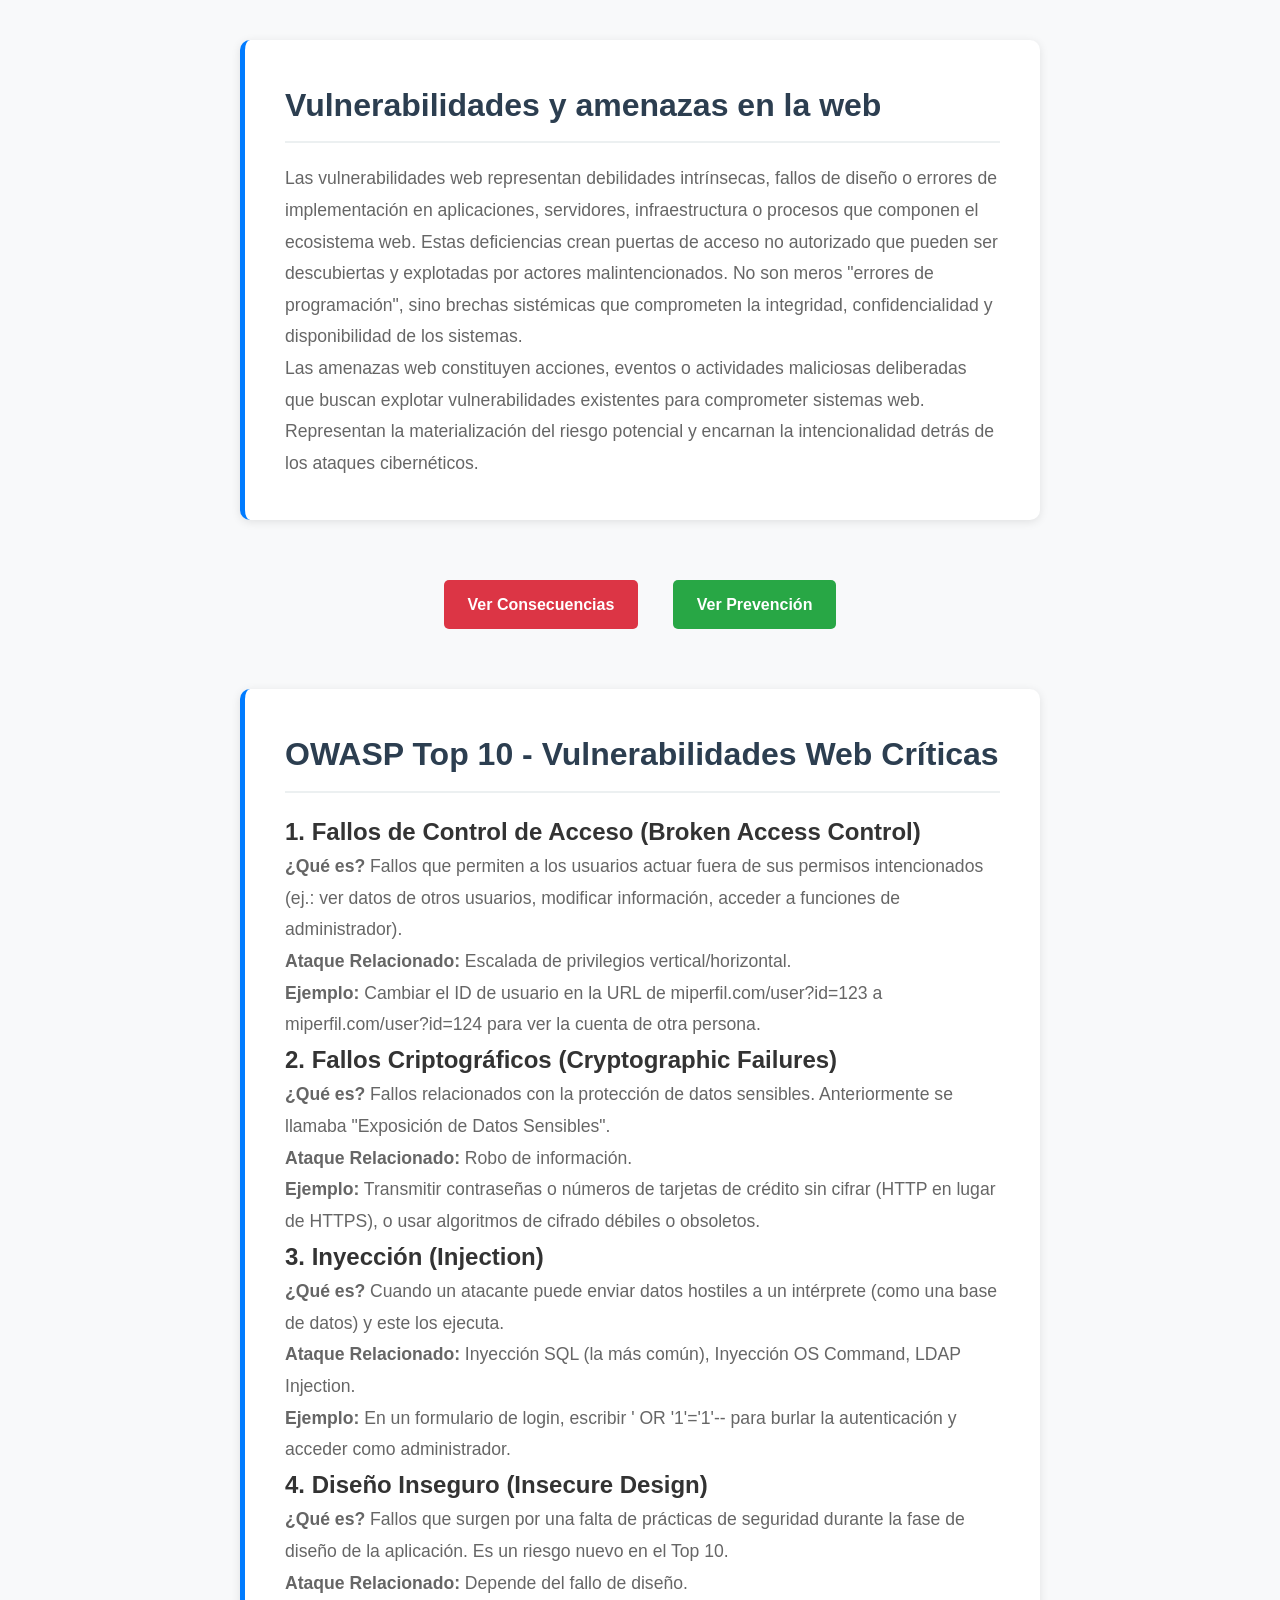
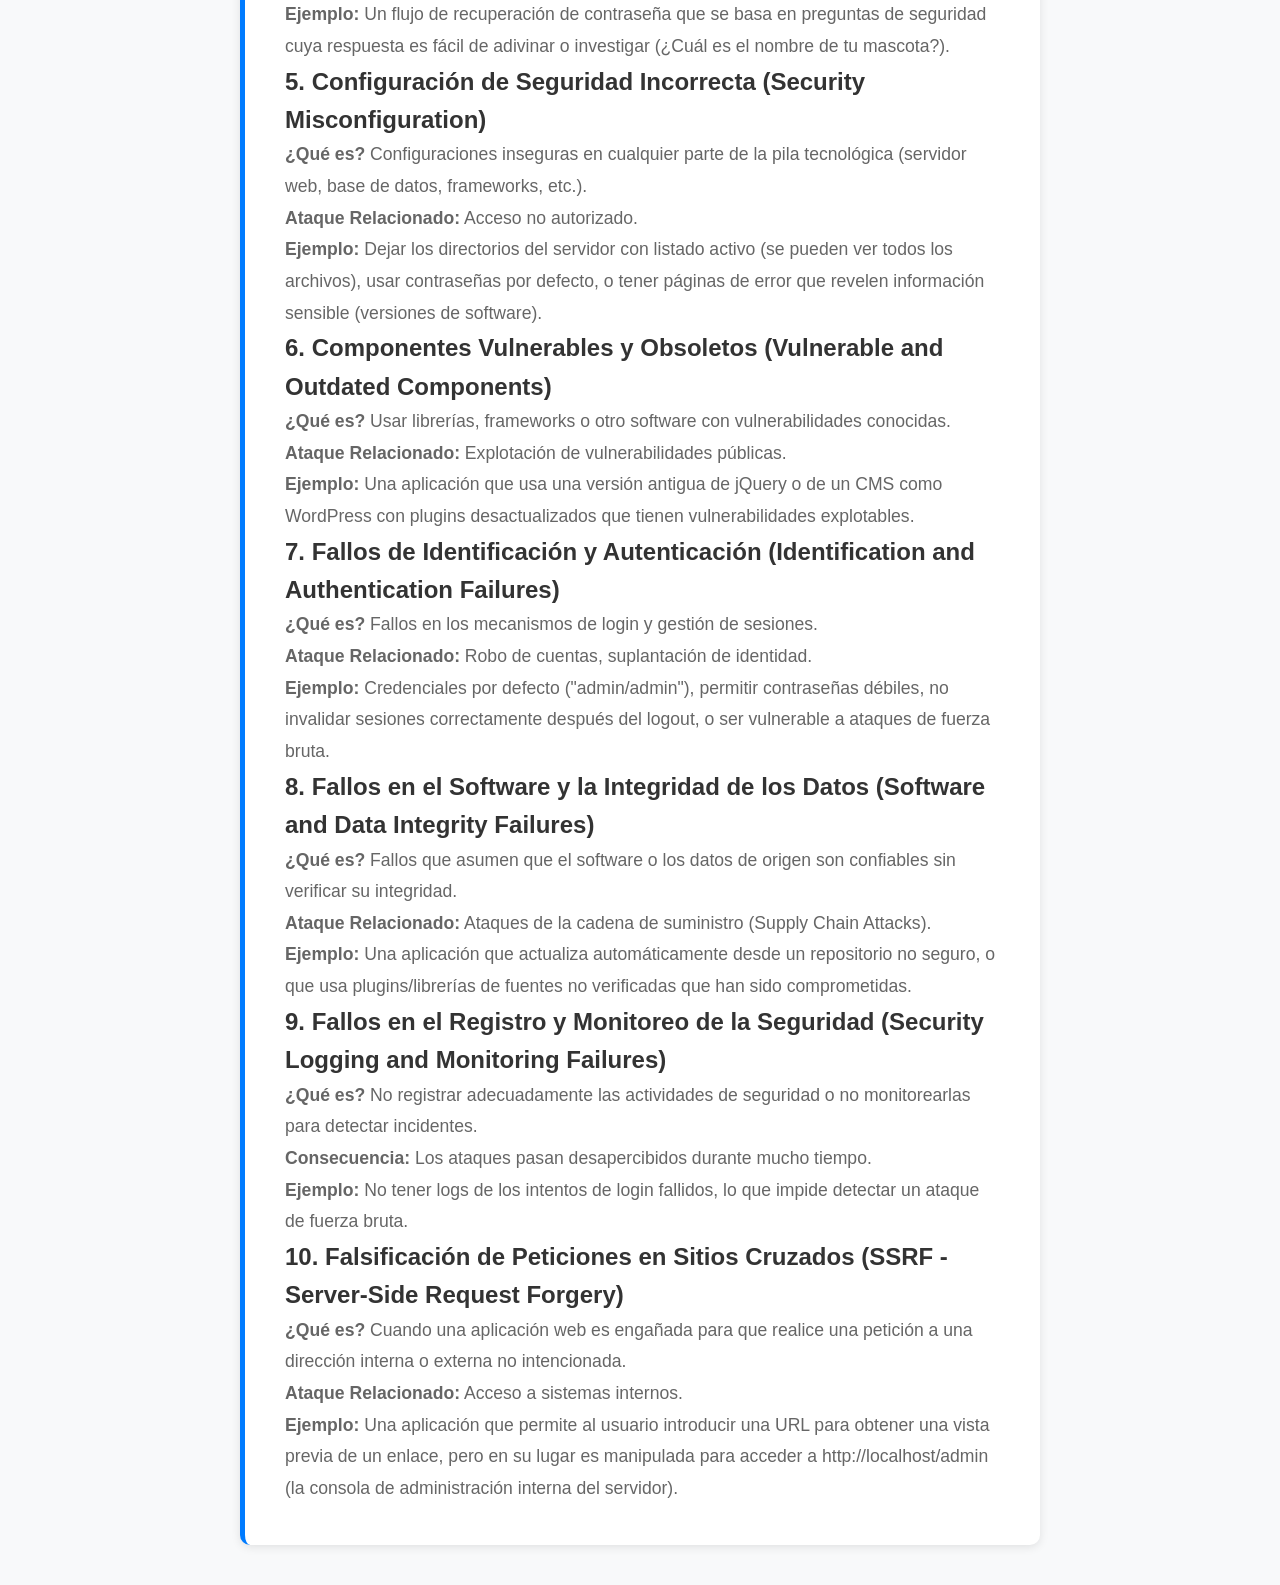
<file: Index.html>
<!DOCTYPE html>
<html lang="en">
<head>
    <meta charset="UTF-8">
    <meta name="viewport" content="width=device-width, initial-scale=1.0">
    <title>Seguridad informatica</title>
    <link rel="stylesheet" href="style.css">
    <style>
        .navigation-buttons {
            text-align: center;
            margin: 30px 0;
            padding: 20px;
        }
        
        .nav-btn {
            display: inline-block;
            padding: 12px 24px;
            margin: 0 15px;
            background-color: #007bff;
            color: white;
            text-decoration: none;
            border-radius: 5px;
            font-size: 16px;
            font-weight: bold;
            transition: background-color 0.3s ease;
        }
        
        .nav-btn:hover {
            background-color: #0056b3;
            transform: translateY(-2px);
        }
        
        .nav-btn.consecuencias {
            background-color: #dc3545;
        }
        
        .nav-btn.consecuencias:hover {
            background-color: #c82333;
        }
        
        .nav-btn.prevencion {
            background-color: #28a745;
        }
        
        .nav-btn.prevencion:hover {
            background-color: #218838;
        }
    </style>
</head>
<body>
    <section>
        <h1>Vulnerabilidades y amenazas en la web</h1>
        <p>Las vulnerabilidades web representan debilidades intrínsecas, fallos de diseño o errores de implementación en aplicaciones, servidores, infraestructura o procesos que componen el ecosistema web.
            Estas deficiencias crean puertas de acceso no autorizado que pueden ser descubiertas y explotadas por actores malintencionados. No son meros "errores de programación", sino brechas sistémicas que comprometen la integridad, 
            confidencialidad y disponibilidad de los sistemas.</p>
        <p>Las amenazas web constituyen acciones, eventos o actividades maliciosas deliberadas que buscan explotar vulnerabilidades existentes para comprometer sistemas web.
            Representan la materialización del riesgo potencial y encarnan la intencionalidad detrás de los ataques cibernéticos.</p>    
    </section>

    <!-- Botones de navegación -->
    <div class="navigation-buttons">
        <a href="consecuencias.html" class="nav-btn consecuencias">Ver Consecuencias</a>
        <a href="Prevencion.html" class="nav-btn prevencion">Ver Prevención</a>
    </div>

    <section class="owasp-top10">
        <h1>OWASP Top 10 - Vulnerabilidades Web Críticas</h1>
        
        <div class="vulnerability">
            <h2>1. Fallos de Control de Acceso (Broken Access Control)</h2>
            <p><strong>¿Qué es?</strong> Fallos que permiten a los usuarios actuar fuera de sus permisos intencionados (ej.: ver datos de otros usuarios, modificar información, acceder a funciones de administrador).</p>
            <p><strong>Ataque Relacionado:</strong> Escalada de privilegios vertical/horizontal.</p>
            <p><strong>Ejemplo:</strong> Cambiar el ID de usuario en la URL de miperfil.com/user?id=123 a miperfil.com/user?id=124 para ver la cuenta de otra persona.</p>
        </div>

        <div class="vulnerability">
            <h2>2. Fallos Criptográficos (Cryptographic Failures)</h2>
            <p><strong>¿Qué es?</strong> Fallos relacionados con la protección de datos sensibles. Anteriormente se llamaba "Exposición de Datos Sensibles".</p>
            <p><strong>Ataque Relacionado:</strong> Robo de información.</p>
            <p><strong>Ejemplo:</strong> Transmitir contraseñas o números de tarjetas de crédito sin cifrar (HTTP en lugar de HTTPS), o usar algoritmos de cifrado débiles o obsoletos.</p>
        </div>

        <div class="vulnerability">
            <h2>3. Inyección (Injection)</h2>
            <p><strong>¿Qué es?</strong> Cuando un atacante puede enviar datos hostiles a un intérprete (como una base de datos) y este los ejecuta.</p>
            <p><strong>Ataque Relacionado:</strong> Inyección SQL (la más común), Inyección OS Command, LDAP Injection.</p>
            <p><strong>Ejemplo:</strong> En un formulario de login, escribir ' OR '1'='1'-- para burlar la autenticación y acceder como administrador.</p>
        </div>

        <div class="vulnerability">
            <h2>4. Diseño Inseguro (Insecure Design)</h2>
            <p><strong>¿Qué es?</strong> Fallos que surgen por una falta de prácticas de seguridad durante la fase de diseño de la aplicación. Es un riesgo nuevo en el Top 10.</p>
            <p><strong>Ataque Relacionado:</strong> Depende del fallo de diseño.</p>
            <p><strong>Ejemplo:</strong> Un flujo de recuperación de contraseña que se basa en preguntas de seguridad cuya respuesta es fácil de adivinar o investigar (¿Cuál es el nombre de tu mascota?).</p>
        </div>

        <div class="vulnerability">
            <h2>5. Configuración de Seguridad Incorrecta (Security Misconfiguration)</h2>
            <p><strong>¿Qué es?</strong> Configuraciones inseguras en cualquier parte de la pila tecnológica (servidor web, base de datos, frameworks, etc.).</p>
            <p><strong>Ataque Relacionado:</strong> Acceso no autorizado.</p>
            <p><strong>Ejemplo:</strong> Dejar los directorios del servidor con listado activo (se pueden ver todos los archivos), usar contraseñas por defecto, o tener páginas de error que revelen información sensible (versiones de software).</p>
        </div>

        <div class="vulnerability">
            <h2>6. Componentes Vulnerables y Obsoletos (Vulnerable and Outdated Components)</h2>
            <p><strong>¿Qué es?</strong> Usar librerías, frameworks o otro software con vulnerabilidades conocidas.</p>
            <p><strong>Ataque Relacionado:</strong> Explotación de vulnerabilidades públicas.</p>
            <p><strong>Ejemplo:</strong> Una aplicación que usa una versión antigua de jQuery o de un CMS como WordPress con plugins desactualizados que tienen vulnerabilidades explotables.</p>
        </div>

        <div class="vulnerability">
            <h2>7. Fallos de Identificación y Autenticación (Identification and Authentication Failures)</h2>
            <p><strong>¿Qué es?</strong> Fallos en los mecanismos de login y gestión de sesiones.</p>
            <p><strong>Ataque Relacionado:</strong> Robo de cuentas, suplantación de identidad.</p>
            <p><strong>Ejemplo:</strong> Credenciales por defecto ("admin/admin"), permitir contraseñas débiles, no invalidar sesiones correctamente después del logout, o ser vulnerable a ataques de fuerza bruta.</p>
        </div>

        <div class="vulnerability">
            <h2>8. Fallos en el Software y la Integridad de los Datos (Software and Data Integrity Failures)</h2>
            <p><strong>¿Qué es?</strong> Fallos que asumen que el software o los datos de origen son confiables sin verificar su integridad.</p>
            <p><strong>Ataque Relacionado:</strong> Ataques de la cadena de suministro (Supply Chain Attacks).</p>
            <p><strong>Ejemplo:</strong> Una aplicación que actualiza automáticamente desde un repositorio no seguro, o que usa plugins/librerías de fuentes no verificadas que han sido comprometidas.</p>
        </div>

        <div class="vulnerability">
            <h2>9. Fallos en el Registro y Monitoreo de la Seguridad (Security Logging and Monitoring Failures)</h2>
            <p><strong>¿Qué es?</strong> No registrar adecuadamente las actividades de seguridad o no monitorearlas para detectar incidentes.</p>
            <p><strong>Consecuencia:</strong> Los ataques pasan desapercibidos durante mucho tiempo.</p>
            <p><strong>Ejemplo:</strong> No tener logs de los intentos de login fallidos, lo que impide detectar un ataque de fuerza bruta.</p>
        </div>

        <div class="vulnerability">
            <h2>10. Falsificación de Peticiones en Sitios Cruzados (SSRF - Server-Side Request Forgery)</h2>
            <p><strong>¿Qué es?</strong> Cuando una aplicación web es engañada para que realice una petición a una dirección interna o externa no intencionada.</p>
            <p><strong>Ataque Relacionado:</strong> Acceso a sistemas internos.</p>
            <p><strong>Ejemplo:</strong> Una aplicación que permite al usuario introducir una URL para obtener una vista previa de un enlace, pero en su lugar es manipulada para acceder a http://localhost/admin (la consola de administración interna del servidor).</p>
        </div>
    </section>
    
</body>
</html>
</file>
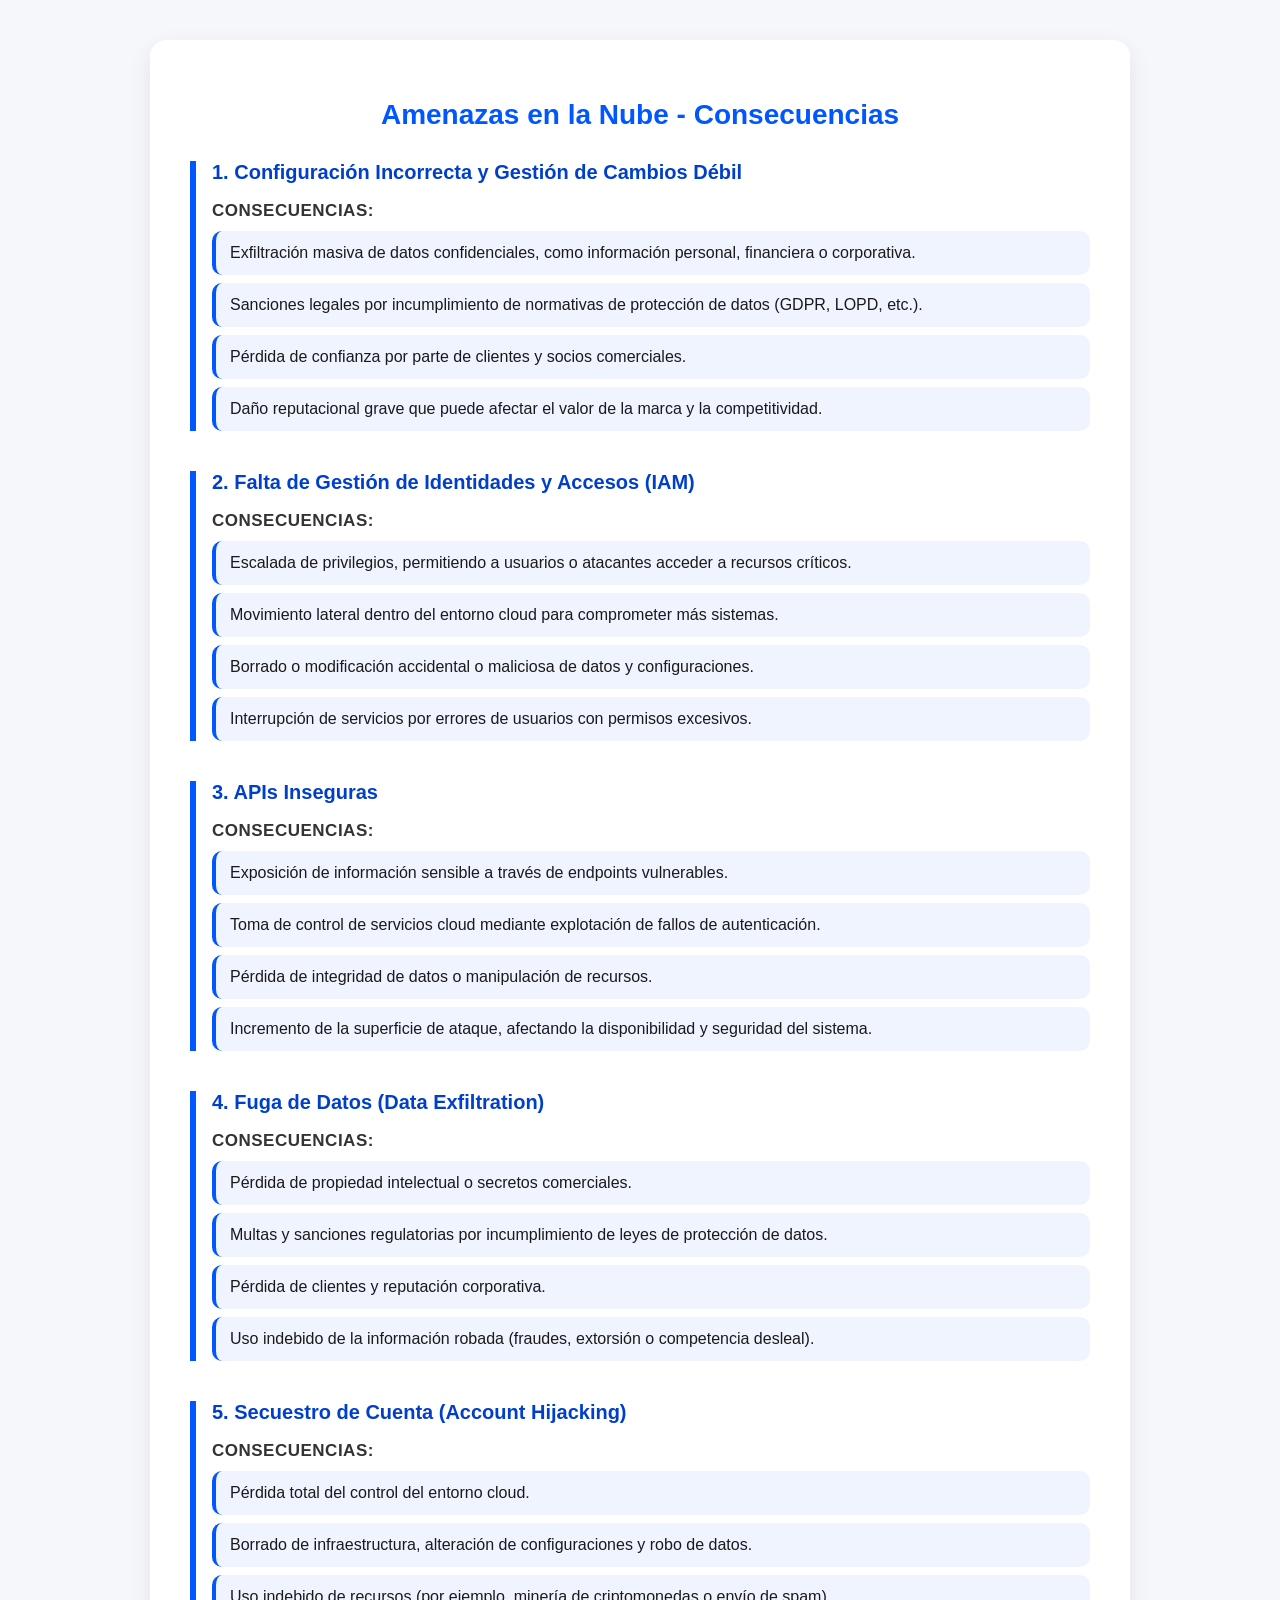
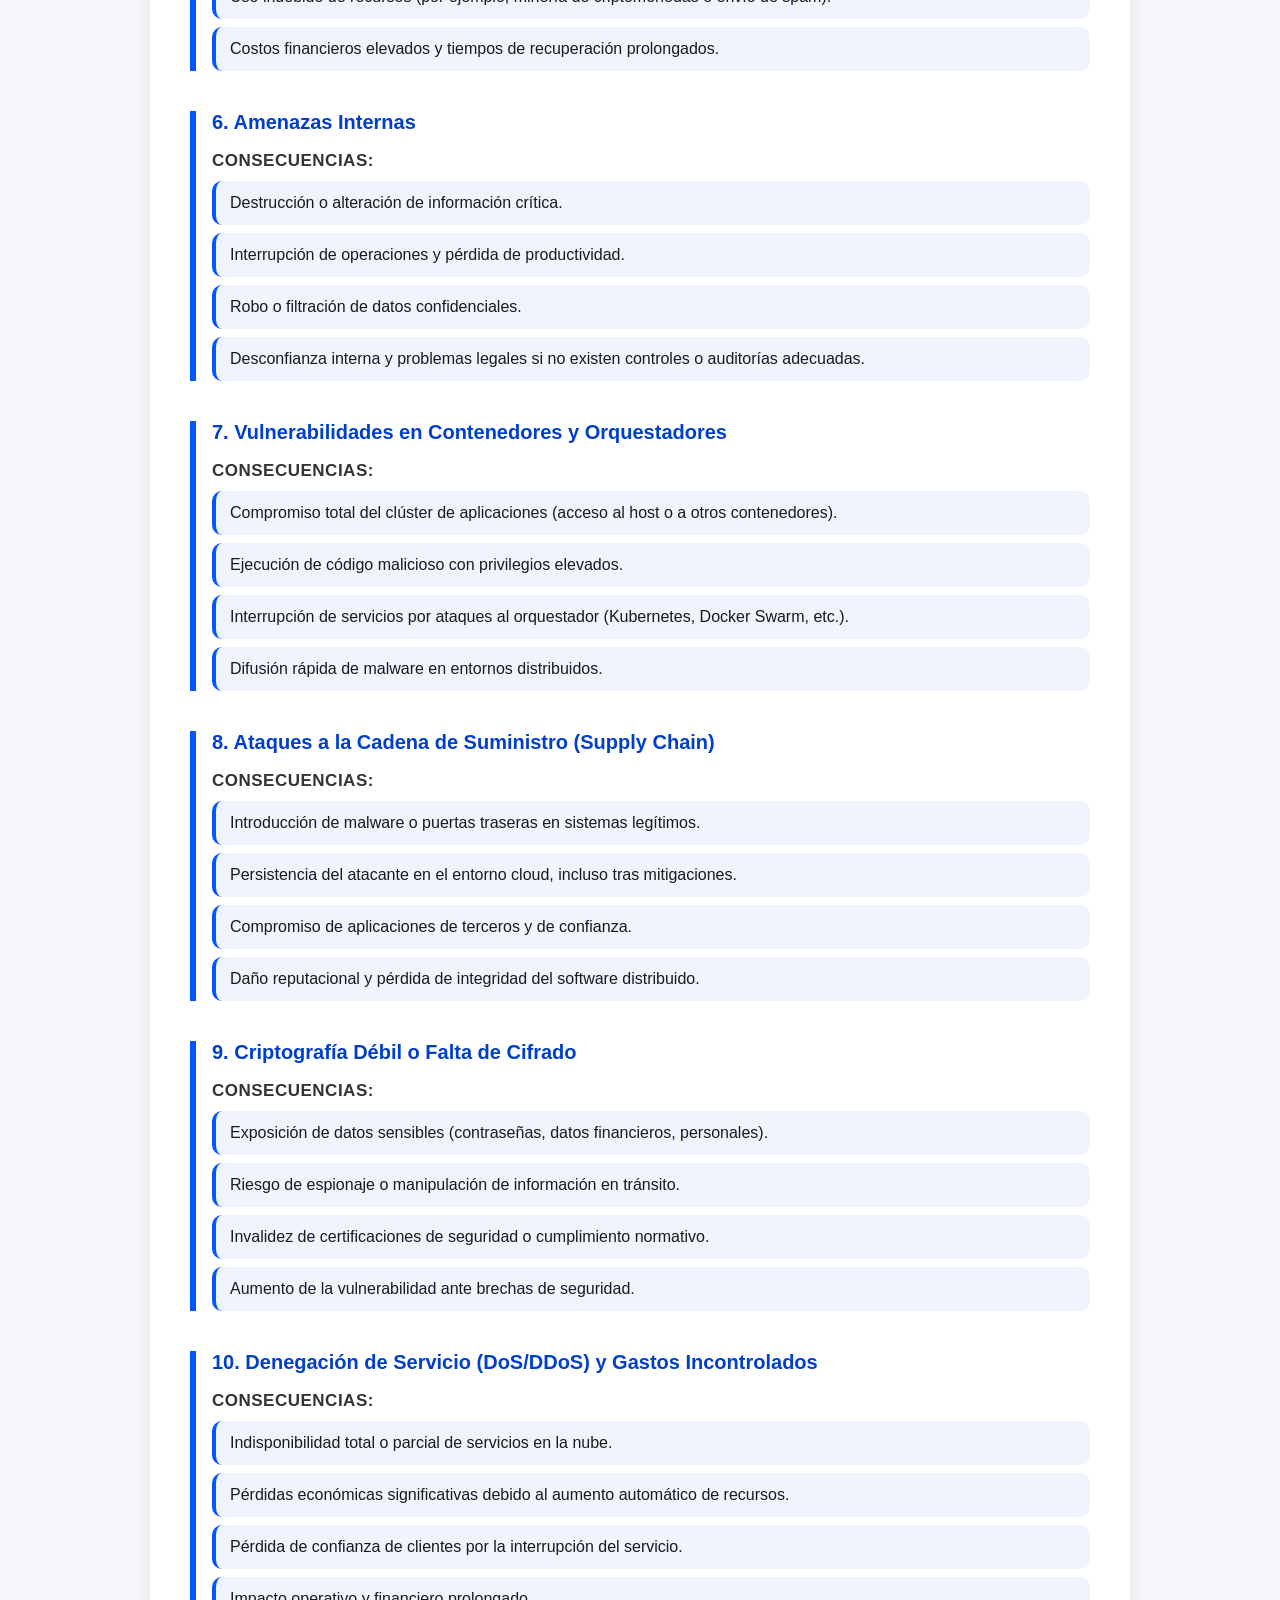
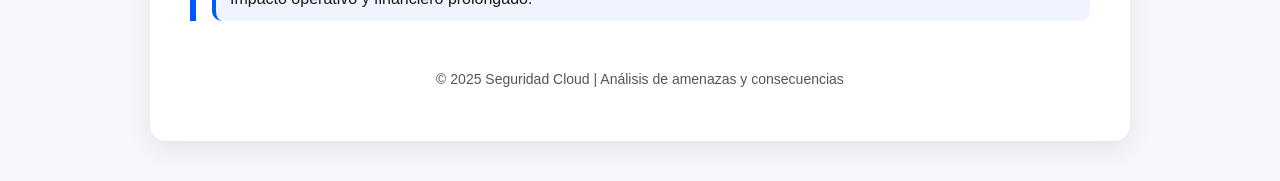
<file: consecuencias.html>
<!DOCTYPE html>
<html lang="es">
<head>
  <meta charset="UTF-8">
  <meta name="viewport" content="width=device-width, initial-scale=1.0">
  <title>Amenazas en la Nube - Consecuencias</title>
  <style>
    body {
      font-family: "Poppins", Arial, sans-serif;
      background: #f5f7fb;
      margin: 0;
      padding: 40px 20px;
      color: #1a1a1a;
    }

    .container {
      max-width: 900px;
      margin: 0 auto;
      background: #fff;
      border-radius: 16px;
      box-shadow: 0 8px 24px rgba(0,0,0,0.08);
      padding: 40px;
    }

    h1 {
      text-align: center;
      color: #0056ff;
      margin-bottom: 30px;
      font-size: 28px;
    }

    .threat {
      margin-bottom: 40px;
      border-left: 6px solid #0056ff;
      padding-left: 16px;
      transition: all 0.3s ease;
    }

    .threat:hover {
      transform: translateY(-3px);
      box-shadow: 0 6px 16px rgba(0,86,255,0.15);
      border-left-color: #003fcc;
    }

    .threat h2 {
      color: #003fcc;
      font-size: 20px;
      margin-bottom: 12px;
    }

    .threat h3 {
      font-size: 17px;
      color: #333;
      margin-bottom: 10px;
      text-transform: uppercase;
      letter-spacing: 0.5px;
    }

    ul {
      list-style: none;
      padding-left: 0;
      margin: 0;
    }

    ul li {
      background: #f0f4ff;
      border-radius: 10px;
      padding: 10px 14px;
      margin-bottom: 8px;
      line-height: 1.5;
      border-left: 4px solid #0056ff;
    }

    footer {
      text-align: center;
      margin-top: 50px;
      font-size: 14px;
      color: #555;
    }
  </style>
</head>
<body>
  <div class="container">
    <h1>Amenazas en la Nube - Consecuencias</h1>

    <div class="threat">
      <h2>1. Configuración Incorrecta y Gestión de Cambios Débil</h2>
      <h3>Consecuencias:</h3>
      <ul>
        <li>Exfiltración masiva de datos confidenciales, como información personal, financiera o corporativa.</li>
        <li>Sanciones legales por incumplimiento de normativas de protección de datos (GDPR, LOPD, etc.).</li>
        <li>Pérdida de confianza por parte de clientes y socios comerciales.</li>
        <li>Daño reputacional grave que puede afectar el valor de la marca y la competitividad.</li>
      </ul>
    </div>

    <div class="threat">
      <h2>2. Falta de Gestión de Identidades y Accesos (IAM)</h2>
      <h3>Consecuencias:</h3>
      <ul>
        <li>Escalada de privilegios, permitiendo a usuarios o atacantes acceder a recursos críticos.</li>
        <li>Movimiento lateral dentro del entorno cloud para comprometer más sistemas.</li>
        <li>Borrado o modificación accidental o maliciosa de datos y configuraciones.</li>
        <li>Interrupción de servicios por errores de usuarios con permisos excesivos.</li>
      </ul>
    </div>

    <div class="threat">
      <h2>3. APIs Inseguras</h2>
      <h3>Consecuencias:</h3>
      <ul>
        <li>Exposición de información sensible a través de endpoints vulnerables.</li>
        <li>Toma de control de servicios cloud mediante explotación de fallos de autenticación.</li>
        <li>Pérdida de integridad de datos o manipulación de recursos.</li>
        <li>Incremento de la superficie de ataque, afectando la disponibilidad y seguridad del sistema.</li>
      </ul>
    </div>

    <div class="threat">
      <h2>4. Fuga de Datos (Data Exfiltration)</h2>
      <h3>Consecuencias:</h3>
      <ul>
        <li>Pérdida de propiedad intelectual o secretos comerciales.</li>
        <li>Multas y sanciones regulatorias por incumplimiento de leyes de protección de datos.</li>
        <li>Pérdida de clientes y reputación corporativa.</li>
        <li>Uso indebido de la información robada (fraudes, extorsión o competencia desleal).</li>
      </ul>
    </div>

    <div class="threat">
      <h2>5. Secuestro de Cuenta (Account Hijacking)</h2>
      <h3>Consecuencias:</h3>
      <ul>
        <li>Pérdida total del control del entorno cloud.</li>
        <li>Borrado de infraestructura, alteración de configuraciones y robo de datos.</li>
        <li>Uso indebido de recursos (por ejemplo, minería de criptomonedas o envío de spam).</li>
        <li>Costos financieros elevados y tiempos de recuperación prolongados.</li>
      </ul>
    </div>

    <div class="threat">
      <h2>6. Amenazas Internas</h2>
      <h3>Consecuencias:</h3>
      <ul>
        <li>Destrucción o alteración de información crítica.</li>
        <li>Interrupción de operaciones y pérdida de productividad.</li>
        <li>Robo o filtración de datos confidenciales.</li>
        <li>Desconfianza interna y problemas legales si no existen controles o auditorías adecuadas.</li>
      </ul>
    </div>

    <div class="threat">
      <h2>7. Vulnerabilidades en Contenedores y Orquestadores</h2>
      <h3>Consecuencias:</h3>
      <ul>
        <li>Compromiso total del clúster de aplicaciones (acceso al host o a otros contenedores).</li>
        <li>Ejecución de código malicioso con privilegios elevados.</li>
        <li>Interrupción de servicios por ataques al orquestador (Kubernetes, Docker Swarm, etc.).</li>
        <li>Difusión rápida de malware en entornos distribuidos.</li>
      </ul>
    </div>

    <div class="threat">
      <h2>8. Ataques a la Cadena de Suministro (Supply Chain)</h2>
      <h3>Consecuencias:</h3>
      <ul>
        <li>Introducción de malware o puertas traseras en sistemas legítimos.</li>
        <li>Persistencia del atacante en el entorno cloud, incluso tras mitigaciones.</li>
        <li>Compromiso de aplicaciones de terceros y de confianza.</li>
        <li>Daño reputacional y pérdida de integridad del software distribuido.</li>
      </ul>
    </div>

    <div class="threat">
      <h2>9. Criptografía Débil o Falta de Cifrado</h2>
      <h3>Consecuencias:</h3>
      <ul>
        <li>Exposición de datos sensibles (contraseñas, datos financieros, personales).</li>
        <li>Riesgo de espionaje o manipulación de información en tránsito.</li>
        <li>Invalidez de certificaciones de seguridad o cumplimiento normativo.</li>
        <li>Aumento de la vulnerabilidad ante brechas de seguridad.</li>
      </ul>
    </div>

    <div class="threat">
      <h2>10. Denegación de Servicio (DoS/DDoS) y Gastos Incontrolados</h2>
      <h3>Consecuencias:</h3>
      <ul>
        <li>Indisponibilidad total o parcial de servicios en la nube.</li>
        <li>Pérdidas económicas significativas debido al aumento automático de recursos.</li>
        <li>Pérdida de confianza de clientes por la interrupción del servicio.</li>
        <li>Impacto operativo y financiero prolongado.</li>
      </ul>
    </div>

    <footer>
      <p>© 2025 Seguridad Cloud | Análisis de amenazas y consecuencias</p>
    </footer>
  </div>
</body>
</html>
</file>
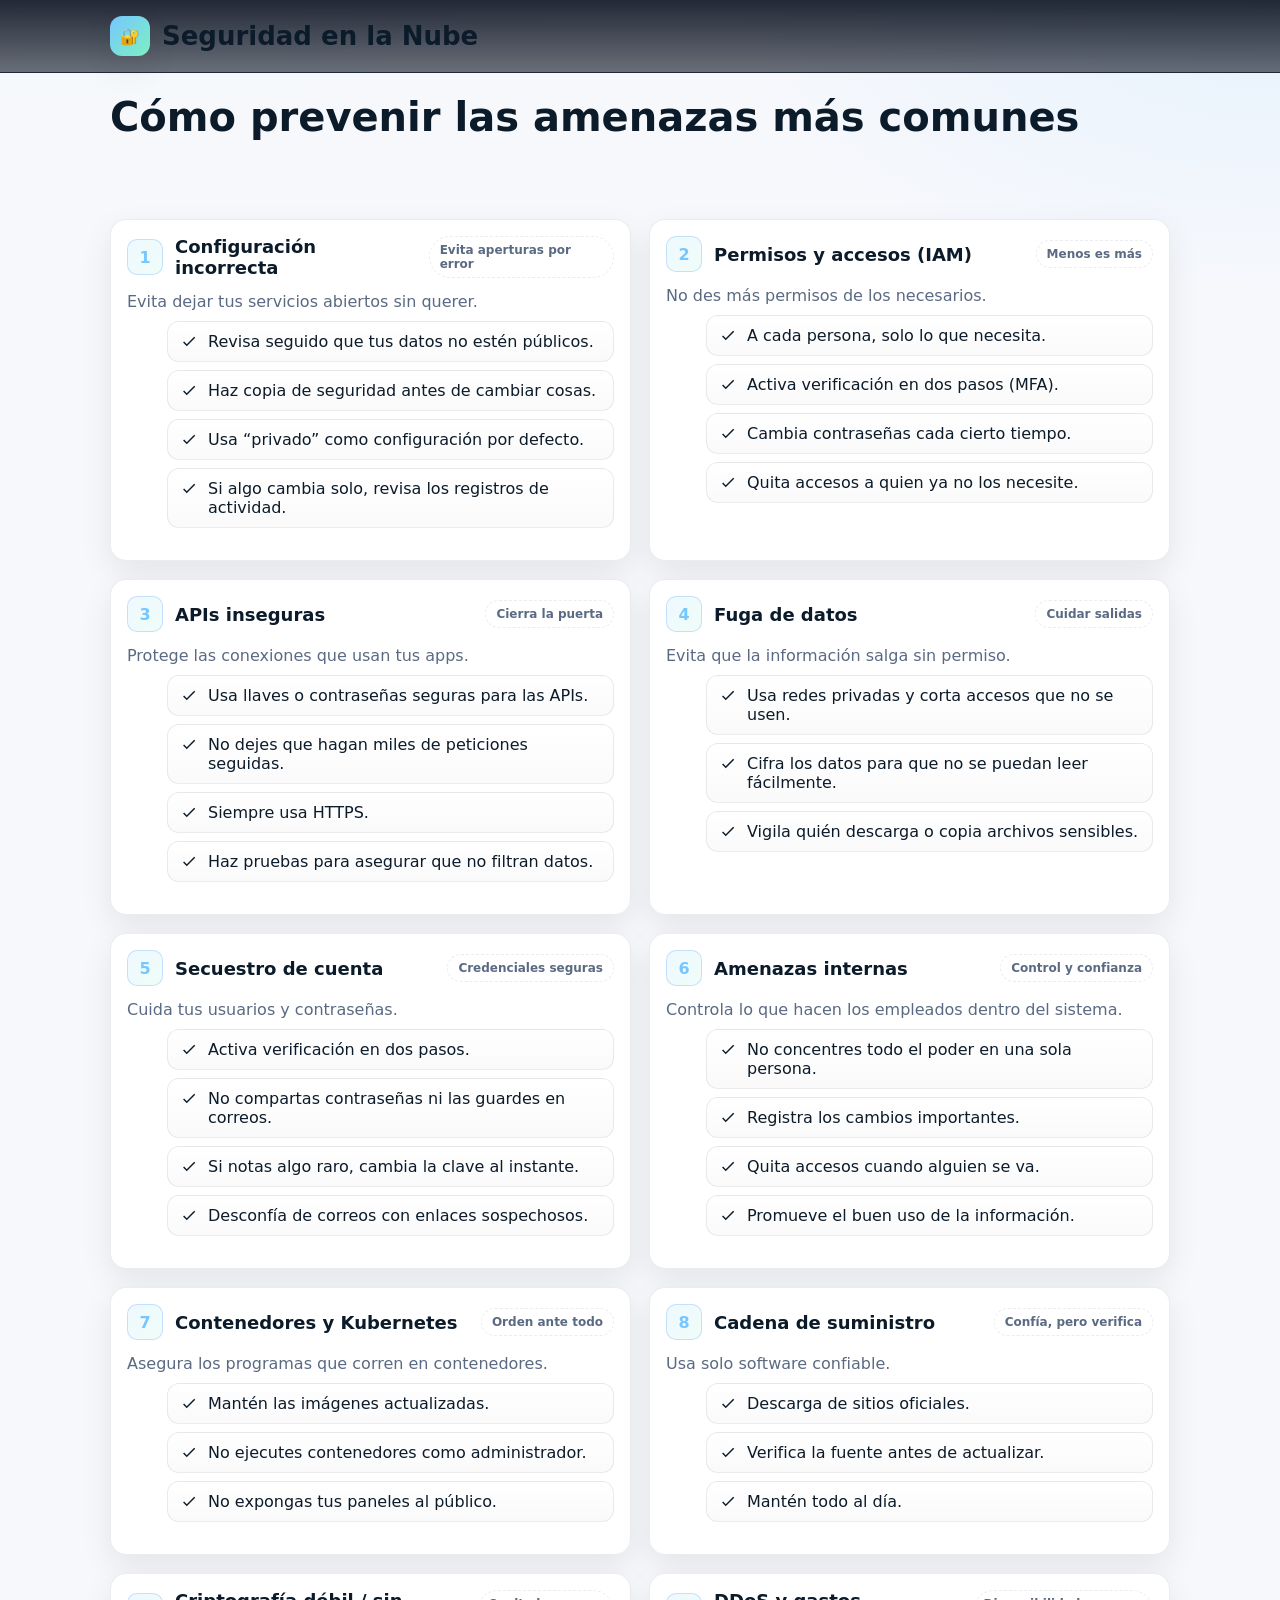
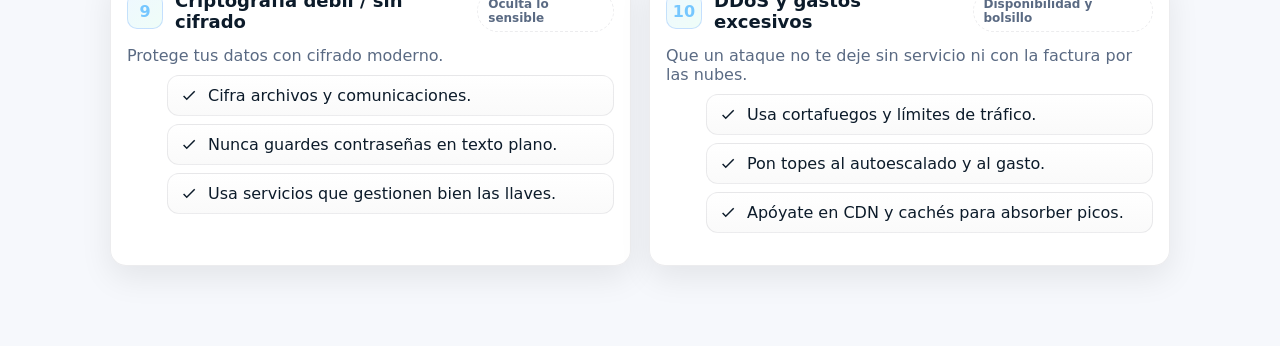
<file: Prevencion.html>
<!DOCTYPE html>
<html lang="es">
<head>
  <meta charset="utf-8" />
  <meta name="viewport" content="width=device-width, initial-scale=1" />
  <title>Seguridad en la Nube — Guía Sencilla (Versión Bonita)</title>
  <meta name="description" content="Consejos claros y prácticos para prevenir amenazas comunes en la nube, con diseño limpio y accesible." />
  <style>
    /* ====== Paleta & Base ====== */
    :root{
      --bg: #0b1220;           /* fondo oscuro elegante */
      --bg-2:#0f1830;
      --card:#111b33;          /* tarjetas */
      --card-2:#0e1730;
      --text:#eaf2ff;          /* texto principal */
      --muted:#a8b3c7;         /* texto secundario */
      --primary:#76c7ff;       /* acento principal */
      --accent:#7cf0c3;        /* acento secundario */
      --warning:#ffd166;
      --ring: rgba(118,199,255,.35);
      --border: rgba(255,255,255,.08);
      --radius: 16px;
      --shadow: 0 10px 30px rgba(0,0,0,.35);
    }
    @media (prefers-color-scheme: light){
      :root{--bg:#f6f8fc; --bg-2:#eef3fb; --card:#ffffff; --card-2:#ffffff; --text:#0c1b2a; --muted:#5a6a83; --border:rgba(15,23,42,.08); --ring:rgba(0,102,255,.18); --shadow:0 12px 32px rgba(0,0,0,.08)}
    }

    *{box-sizing:border-box}
    html,body{margin:0;padding:0;background:radial-gradient(1200px 600px at 10% -10%, rgba(124,240,195,.10), transparent 50%), radial-gradient(1000px 520px at 100% 0%, rgba(118,199,255,.12), transparent 55%), var(--bg); color:var(--text); font-family:Inter, ui-sans-serif, system-ui, -apple-system, Segoe UI, Roboto, Helvetica, Arial;}
    a{color:inherit}

    /* ====== Header / Hero ====== */
    header{position:sticky; top:0; z-index:5; backdrop-filter:saturate(120%) blur(8px); background:linear-gradient(to bottom, rgba(11,18,32,.9), rgba(11,18,32,.6)); border-bottom:1px solid var(--border)}
    .wrap{max-width:1100px; margin:0 auto; padding:16px 20px;}
    .brand{display:flex; align-items:center; gap:12px}
    .logo{width:40px;height:40px;border-radius:12px;display:grid;place-items:center;background:linear-gradient(135deg, var(--primary), var(--accent)); box-shadow:var(--shadow)}
    .brand h1{font-size:clamp(20px, 3vw, 26px); margin:0}
    .brand p{margin:0; color:var(--muted); font-weight:600}

    .hero{max-width:1100px; margin:22px auto 10px; padding:0 20px}
    .hero .title{font-size:clamp(26px, 4.2vw, 40px); line-height:1.1; margin:10px 0}
    .hero .subtitle{color:var(--muted); margin:0}

    /* ====== Layout ====== */
    .container{max-width:1100px; margin:0 auto; padding:16px 20px 80px}
    .grid{display:grid; grid-template-columns: repeat(12, 1fr); gap:18px}
    .card{grid-column: span 6; background:linear-gradient(180deg, var(--card), var(--card-2)); border:1px solid var(--border); border-radius:var(--radius); box-shadow:var(--shadow); overflow:hidden; position:relative}
    @media (max-width:920px){.card{grid-column: span 12}}

    .card .head{display:flex; gap:12px; align-items:center; padding:16px 16px 8px}
    .num{min-width:36px; height:36px; display:grid; place-items:center; border-radius:10px; font-weight:800; color:var(--primary); background:linear-gradient(135deg, rgba(118,199,255,.12), rgba(124,240,195,.12)); border:1px solid var(--ring)}
    .title{font-weight:800; font-size:18px}
    .eyebrow{margin-left:auto; font-size:12px; font-weight:700; color:var(--muted); border:1px dashed var(--border); padding:6px 10px; border-radius:999px}

    .card .body{padding:0 16px 16px}
    .card p{margin:6px 0 10px; color:var(--muted)}

    .checklist{display:grid; gap:8px; margin-top:8px}
    .checklist li{list-style:none; display:flex; gap:10px; align-items:flex-start; padding:10px 12px; border:1px solid var(--border); background:linear-gradient(180deg, rgba(255,255,255,.02), rgba(0,0,0,.02)); border-radius:12px}
    .checklist svg{flex:0 0 18px}

    .footer{margin-top:28px; color:var(--muted); font-size:14px; display:flex; align-items:center; gap:8px}
    .kbd{font-family:ui-monospace, SFMono-Regular, Menlo, Monaco, Consolas, "Liberation Mono", "Courier New", monospace; border:1px solid var(--border); background:rgba(0,0,0,.18); padding:2px 6px; border-radius:6px}

    /* ====== Buttons row ====== */
    .toolbar{display:flex; flex-wrap:wrap; gap:10px; margin:12px 0 20px}
    .chip{border:1px solid var(--border); background:rgba(255,255,255,.03); padding:8px 12px; border-radius:999px; color:var(--muted); font-weight:700; cursor:pointer; user-select:none}
    .chip:hover{box-shadow:0 0 0 4px var(--ring)}

    /* ====== Print ====== */
    @media print{
      header{position:static; backdrop-filter:none; background:transparent}
      .chip{display:none}
      .card{break-inside:avoid}
    }
  </style>
</head>
<body>
  <header>
    <div class="wrap brand">
      <div class="logo" aria-hidden="true">🔐</div>
      <div>
        <h1>Seguridad en la Nube</h1>
        <p></p>
      </div>
    </div>
  </header>

  <section class="hero">
    <h2 class="title">Cómo prevenir las amenazas más comunes</h2>
    <p class="subtitle"></p>
    <div class="toolbar wrap">
      
    </div>
  </section>

  <main class="container">
    <section class="grid">

      <!-- 1 Configuración -->
      <article class="card">
        <div class="head">
          <div class="num">1</div>
          <div class="title">Configuración incorrecta</div>
          <span class="eyebrow">Evita aperturas por error</span>
        </div>
        <div class="body">
          <p>Evita dejar tus servicios abiertos sin querer.</p>
          <ul class="checklist" aria-label="Prevenciones">
            <li><svg width="18" height="18" viewBox="0 0 24 24"><path fill="currentColor" d="M9 16.2l-3.5-3.5-1.4 1.4L9 19 20.3 7.7l-1.4-1.4z"/></svg>Revisa seguido que tus datos no estén públicos.</li>
            <li><svg width="18" height="18" viewBox="0 0 24 24"><path fill="currentColor" d="M9 16.2l-3.5-3.5-1.4 1.4L9 19 20.3 7.7l-1.4-1.4z"/></svg>Haz copia de seguridad antes de cambiar cosas.</li>
            <li><svg width="18" height="18" viewBox="0 0 24 24"><path fill="currentColor" d="M9 16.2l-3.5-3.5-1.4 1.4L9 19 20.3 7.7l-1.4-1.4z"/></svg>Usa “privado” como configuración por defecto.</li>
            <li><svg width="18" height="18" viewBox="0 0 24 24"><path fill="currentColor" d="M9 16.2l-3.5-3.5-1.4 1.4L9 19 20.3 7.7l-1.4-1.4z"/></svg>Si algo cambia solo, revisa los registros de actividad.</li>
          </ul>
        </div>
      </article>

      <!-- 2 IAM -->
      <article class="card">
        <div class="head">
          <div class="num">2</div>
          <div class="title">Permisos y accesos (IAM)</div>
          <span class="eyebrow">Menos es más</span>
        </div>
        <div class="body">
          <p>No des más permisos de los necesarios.</p>
          <ul class="checklist">
            <li><svg width="18" height="18" viewBox="0 0 24 24"><path fill="currentColor" d="M9 16.2l-3.5-3.5-1.4 1.4L9 19 20.3 7.7l-1.4-1.4z"/></svg>A cada persona, solo lo que necesita.</li>
            <li><svg width="18" height="18" viewBox="0 0 24 24"><path fill="currentColor" d="M9 16.2l-3.5-3.5-1.4 1.4L9 19 20.3 7.7l-1.4-1.4z"/></svg>Activa verificación en dos pasos (MFA).</li>
            <li><svg width="18" height="18" viewBox="0 0 24 24"><path fill="currentColor" d="M9 16.2l-3.5-3.5-1.4 1.4L9 19 20.3 7.7l-1.4-1.4z"/></svg>Cambia contraseñas cada cierto tiempo.</li>
            <li><svg width="18" height="18" viewBox="0 0 24 24"><path fill="currentColor" d="M9 16.2l-3.5-3.5-1.4 1.4L9 19 20.3 7.7l-1.4-1.4z"/></svg>Quita accesos a quien ya no los necesite.</li>
          </ul>
        </div>
      </article>

      <!-- 3 APIs -->
      <article class="card">
        <div class="head">
          <div class="num">3</div>
          <div class="title">APIs inseguras</div>
          <span class="eyebrow">Cierra la puerta</span>
        </div>
        <div class="body">
          <p>Protege las conexiones que usan tus apps.</p>
          <ul class="checklist">
            <li><svg width="18" height="18" viewBox="0 0 24 24"><path fill="currentColor" d="M9 16.2l-3.5-3.5-1.4 1.4L9 19 20.3 7.7l-1.4-1.4z"/></svg>Usa llaves o contraseñas seguras para las APIs.</li>
            <li><svg width="18" height="18" viewBox="0 0 24 24"><path fill="currentColor" d="M9 16.2l-3.5-3.5-1.4 1.4L9 19 20.3 7.7l-1.4-1.4z"/></svg>No dejes que hagan miles de peticiones seguidas.</li>
            <li><svg width="18" height="18" viewBox="0 0 24 24"><path fill="currentColor" d="M9 16.2l-3.5-3.5-1.4 1.4L9 19 20.3 7.7l-1.4-1.4z"/></svg>Siempre usa HTTPS.</li>
            <li><svg width="18" height="18" viewBox="0 0 24 24"><path fill="currentColor" d="M9 16.2l-3.5-3.5-1.4 1.4L9 19 20.3 7.7l-1.4-1.4z"/></svg>Haz pruebas para asegurar que no filtran datos.</li>
          </ul>
        </div>
      </article>

      <!-- 4 Fuga de datos -->
      <article class="card">
        <div class="head">
          <div class="num">4</div>
          <div class="title">Fuga de datos</div>
          <span class="eyebrow">Cuidar salidas</span>
        </div>
        <div class="body">
          <p>Evita que la información salga sin permiso.</p>
          <ul class="checklist">
            <li><svg width="18" height="18" viewBox="0 0 24 24"><path fill="currentColor" d="M9 16.2l-3.5-3.5-1.4 1.4L9 19 20.3 7.7l-1.4-1.4z"/></svg>Usa redes privadas y corta accesos que no se usen.</li>
            <li><svg width="18" height="18" viewBox="0 0 24 24"><path fill="currentColor" d="M9 16.2l-3.5-3.5-1.4 1.4L9 19 20.3 7.7l-1.4-1.4z"/></svg>Cifra los datos para que no se puedan leer fácilmente.</li>
            <li><svg width="18" height="18" viewBox="0 0 24 24"><path fill="currentColor" d="M9 16.2l-3.5-3.5-1.4 1.4L9 19 20.3 7.7l-1.4-1.4z"/></svg>Vigila quién descarga o copia archivos sensibles.</li>
          </ul>
        </div>
      </article>

      <!-- 5 Hijacking -->
      <article class="card">
        <div class="head">
          <div class="num">5</div>
          <div class="title">Secuestro de cuenta</div>
          <span class="eyebrow">Credenciales seguras</span>
        </div>
        <div class="body">
          <p>Cuida tus usuarios y contraseñas.</p>
          <ul class="checklist">
            <li><svg width="18" height="18" viewBox="0 0 24 24"><path fill="currentColor" d="M9 16.2l-3.5-3.5-1.4 1.4L9 19 20.3 7.7l-1.4-1.4z"/></svg>Activa verificación en dos pasos.</li>
            <li><svg width="18" height="18" viewBox="0 0 24 24"><path fill="currentColor" d="M9 16.2l-3.5-3.5-1.4 1.4L9 19 20.3 7.7l-1.4-1.4z"/></svg>No compartas contraseñas ni las guardes en correos.</li>
            <li><svg width="18" height="18" viewBox="0 0 24 24"><path fill="currentColor" d="M9 16.2l-3.5-3.5-1.4 1.4L9 19 20.3 7.7l-1.4-1.4z"/></svg>Si notas algo raro, cambia la clave al instante.</li>
            <li><svg width="18" height="18" viewBox="0 0 24 24"><path fill="currentColor" d="M9 16.2l-3.5-3.5-1.4 1.4L9 19 20.3 7.7l-1.4-1.4z"/></svg>Desconfía de correos con enlaces sospechosos.</li>
          </ul>
        </div>
      </article>

      <!-- 6 Insider -->
      <article class="card">
        <div class="head">
          <div class="num">6</div>
          <div class="title">Amenazas internas</div>
          <span class="eyebrow">Control y confianza</span>
        </div>
        <div class="body">
          <p>Controla lo que hacen los empleados dentro del sistema.</p>
          <ul class="checklist">
            <li><svg width="18" height="18" viewBox="0 0 24 24"><path fill="currentColor" d="M9 16.2l-3.5-3.5-1.4 1.4L9 19 20.3 7.7l-1.4-1.4z"/></svg>No concentres todo el poder en una sola persona.</li>
            <li><svg width="18" height="18" viewBox="0 0 24 24"><path fill="currentColor" d="M9 16.2l-3.5-3.5-1.4 1.4L9 19 20.3 7.7l-1.4-1.4z"/></svg>Registra los cambios importantes.</li>
            <li><svg width="18" height="18" viewBox="0 0 24 24"><path fill="currentColor" d="M9 16.2l-3.5-3.5-1.4 1.4L9 19 20.3 7.7l-1.4-1.4z"/></svg>Quita accesos cuando alguien se va.</li>
            <li><svg width="18" height="18" viewBox="0 0 24 24"><path fill="currentColor" d="M9 16.2l-3.5-3.5-1.4 1.4L9 19 20.3 7.7l-1.4-1.4z"/></svg>Promueve el buen uso de la información.</li>
          </ul>
        </div>
      </article>

      <!-- 7 Contenedores -->
      <article class="card">
        <div class="head">
          <div class="num">7</div>
          <div class="title">Contenedores y Kubernetes</div>
          <span class="eyebrow">Orden ante todo</span>
        </div>
        <div class="body">
          <p>Asegura los programas que corren en contenedores.</p>
          <ul class="checklist">
            <li><svg width="18" height="18" viewBox="0 0 24 24"><path fill="currentColor" d="M9 16.2l-3.5-3.5-1.4 1.4L9 19 20.3 7.7l-1.4-1.4z"/></svg>Mantén las imágenes actualizadas.</li>
            <li><svg width="18" height="18" viewBox="0 0 24 24"><path fill="currentColor" d="M9 16.2l-3.5-3.5-1.4 1.4L9 19 20.3 7.7l-1.4-1.4z"/></svg>No ejecutes contenedores como administrador.</li>
            <li><svg width="18" height="18" viewBox="0 0 24 24"><path fill="currentColor" d="M9 16.2l-3.5-3.5-1.4 1.4L9 19 20.3 7.7l-1.4-1.4z"/></svg>No expongas tus paneles al público.</li>
          </ul>
        </div>
      </article>

      <!-- 8 Supply Chain -->
      <article class="card">
        <div class="head">
          <div class="num">8</div>
          <div class="title">Cadena de suministro</div>
          <span class="eyebrow">Confía, pero verifica</span>
        </div>
        <div class="body">
          <p>Usa solo software confiable.</p>
          <ul class="checklist">
            <li><svg width="18" height="18" viewBox="0 0 24 24"><path fill="currentColor" d="M9 16.2l-3.5-3.5-1.4 1.4L9 19 20.3 7.7l-1.4-1.4z"/></svg>Descarga de sitios oficiales.</li>
            <li><svg width="18" height="18" viewBox="0 0 24 24"><path fill="currentColor" d="M9 16.2l-3.5-3.5-1.4 1.4L9 19 20.3 7.7l-1.4-1.4z"/></svg>Verifica la fuente antes de actualizar.</li>
            <li><svg width="18" height="18" viewBox="0 0 24 24"><path fill="currentColor" d="M9 16.2l-3.5-3.5-1.4 1.4L9 19 20.3 7.7l-1.4-1.4z"/></svg>Mantén todo al día.</li>
          </ul>
        </div>
      </article>

      <!-- 9 Crypto -->
      <article class="card">
        <div class="head">
          <div class="num">9</div>
          <div class="title">Criptografía débil / sin cifrado</div>
          <span class="eyebrow">Oculta lo sensible</span>
        </div>
        <div class="body">
          <p>Protege tus datos con cifrado moderno.</p>
          <ul class="checklist">
            <li><svg width="18" height="18" viewBox="0 0 24 24"><path fill="currentColor" d="M9 16.2l-3.5-3.5-1.4 1.4L9 19 20.3 7.7l-1.4-1.4z"/></svg>Cifra archivos y comunicaciones.</li>
            <li><svg width="18" height="18" viewBox="0 0 24 24"><path fill="currentColor" d="M9 16.2l-3.5-3.5-1.4 1.4L9 19 20.3 7.7l-1.4-1.4z"/></svg>Nunca guardes contraseñas en texto plano.</li>
            <li><svg width="18" height="18" viewBox="0 0 24 24"><path fill="currentColor" d="M9 16.2l-3.5-3.5-1.4 1.4L9 19 20.3 7.7l-1.4-1.4z"/></svg>Usa servicios que gestionen bien las llaves.</li>
          </ul>
        </div>
      </article>

      <!-- 10 DDoS -->
      <article class="card">
        <div class="head">
          <div class="num">10</div>
          <div class="title">DDoS y gastos excesivos</div>
          <span class="eyebrow">Disponibilidad y bolsillo</span>
        </div>
        <div class="body">
          <p>Que un ataque no te deje sin servicio ni con la factura por las nubes.</p>
          <ul class="checklist">
            <li><svg width="18" height="18" viewBox="0 0 24 24"><path fill="currentColor" d="M9 16.2l-3.5-3.5-1.4 1.4L9 19 20.3 7.7l-1.4-1.4z"/></svg>Usa cortafuegos y límites de tráfico.</li>
            <li><svg width="18" height="18" viewBox="0 0 24 24"><path fill="currentColor" d="M9 16.2l-3.5-3.5-1.4 1.4L9 19 20.3 7.7l-1.4-1.4z"/></svg>Pon topes al autoescalado y al gasto.</li>
            <li><svg width="18" height="18" viewBox="0 0 24 24"><path fill="currentColor" d="M9 16.2l-3.5-3.5-1.4 1.4L9 19 20.3 7.7l-1.4-1.4z"/></svg>Apóyate en CDN y cachés para absorber picos.</li>
          </ul>
        </div>
      </article>

    </section>

    
</body>
</html>
</file>
<file: style.css>
* {
    margin: 0;
    padding: 0;
    box-sizing: border-box;
}

body {
    font-family: 'Arial', sans-serif;
    line-height: 1.6;
    color: #333;
    background-color: #f8f9fa;
}

section {
    max-width: 800px;
    margin: 40px auto;
    padding: 40px;
    background: white;
    border-radius: 10px;
    box-shadow: 0 2px 10px rgba(0, 0, 0, 0.1);
    border-left: 5px solid #007bff;
}

h1 {
    color: #2c3e50;
    margin-bottom: 20px;
    font-size: 2rem;
    border-bottom: 2px solid #ecf0f1;
    padding-bottom: 10px;
}

p {
    color: #666;
    font-size: 1.1rem;
    line-height: 1.8;
}

/* Efecto hover para las secciones */
section:hover {
    transform: translateY(-2px);
    transition: transform 0.3s ease;
    box-shadow: 0 4px 15px rgba(224, 18, 18, 0.15);
}
</file>
